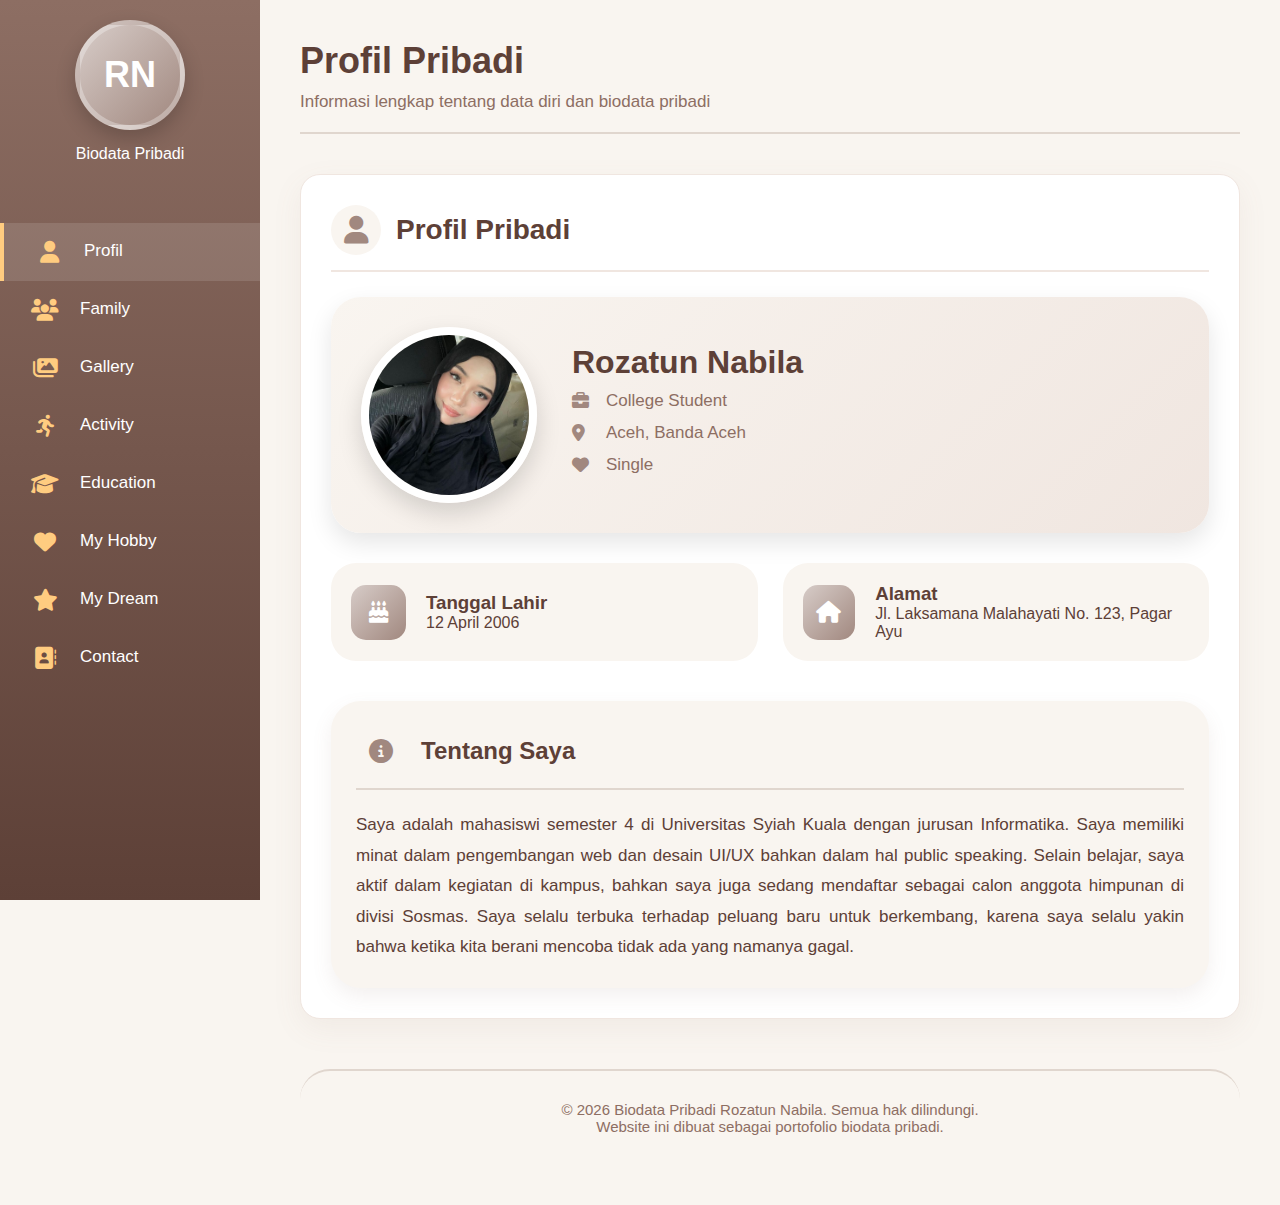
<file: index.html>
<!DOCTYPE html>
<html lang="id">
<head>
    <meta charset="UTF-8">
    <meta name="viewport" content="width=device-width, initial-scale=1.0">
    <title>Biodata Pribadi - Profil</title>
    <link rel="stylesheet" href="https://cdnjs.cloudflare.com/ajax/libs/font-awesome/6.4.0/css/all.min.css">
    <link rel="stylesheet" href="style.css">
</head>
<body>
    <!-- Sidebar -->
    <nav class="sidebar">
        <div class="logo">
            <div class="logo-img">RN</div>
            <div class="logo-text">Biodata Pribadi</div>
        </div>
        
        <ul class="nav-menu">
            <li class="nav-item">
                <a href="index.html" class="nav-link active">
                    <i class="nav-icon fas fa-user"></i>
                    <span class="nav-text">Profil</span>
                </a>
            </li>
            <li class="nav-item">
                <a href="family.html" class="nav-link">
                    <i class="nav-icon fas fa-users"></i>
                    <span class="nav-text">Family</span>
                </a>
            </li>
            <li class="nav-item">
                <a href="gallery.html" class="nav-link">
                    <i class="nav-icon fas fa-images"></i>
                    <span class="nav-text">Gallery</span>
                </a>
            </li>
            <li class="nav-item">
                <a href="activities.html" class="nav-link">
                    <i class="nav-icon fas fa-running"></i>
                    <span class="nav-text">Activity</span>
                </a>
            </li>
            <li class="nav-item">
                <a href="education.html" class="nav-link">
                    <i class="nav-icon fas fa-graduation-cap"></i>
                    <span class="nav-text">Education</span>
                </a>
            </li>
            <li class="nav-item">
                <a href="hobby.html" class="nav-link">
                    <i class="nav-icon fas fa-heart"></i>
                    <span class="nav-text">My Hobby</span>
                </a>
            </li>
            <li class="nav-item">
                <a href="dreams.html" class="nav-link">
                    <i class="nav-icon fas fa-star"></i>
                    <span class="nav-text">My Dream</span>
                </a>
            </li>
            <li class="nav-item">
                <a href="contact.html" class="nav-link">
                    <i class="nav-icon fas fa-address-book"></i>
                    <span class="nav-text">Contact</span>
                </a>
            </li>
        </ul>
    </nav>

    <!-- Main  -->
    <main class="main-content">
        <div class="header">
            <h1>Profil Pribadi</h1>
            <p>Informasi lengkap tentang data diri dan biodata pribadi</p>
        </div>

        <!-- Profile  -->
        <section class="content-section">
            <h2 class="section-title"><i class="fas fa-user"></i> Profil Pribadi</h2>
            
            <div class="profile-header">
                <img src="images/RN.jpg" alt="Foto Profil" class="profile-img">
                <div class="profile-info">
                    <h2>Rozatun Nabila</h2>
                    <p><i class="fas fa-briefcase"></i> College Student</p>
                    <p><i class="fas fa-map-marker-alt"></i> Aceh, Banda Aceh</p>
                    <p><i class="fas fa-heart"></i> Single</p>
                </div>
            </div>
            
            <div class="info-grid">
                <div class="info-item">
                    <div class="info-icon">
                        <i class="fas fa-birthday-cake"></i>
                    </div>
                    <div class="info-content">
                        <h3>Tanggal Lahir</h3>
                        <p>12 April 2006</p>
                    </div>
                </div>
    
                <div class="info-item">
                    <div class="info-icon">
                        <i class="fas fa-home"></i>
                    </div>
                    <div class="info-content">
                        <h3>Alamat</h3>
                        <p>Jl. Laksamana Malahayati No. 123, Pagar Ayu</p>
                    </div>
                </div>
            </div>

            <div class="about-me">
                <h3><i class="fas fa-info-circle"></i> Tentang Saya</h3>
                <p>
                    Saya adalah mahasiswi semester 4 di Universitas Syiah Kuala dengan jurusan  Informatika. 
                    Saya memiliki minat dalam pengembangan web dan desain UI/UX bahkan dalam hal public speaking. Selain belajar, saya aktif 
                    dalam kegiatan di kampus, bahkan saya juga sedang mendaftar sebagai calon anggota himpunan di divisi Sosmas. 
                    Saya selalu terbuka terhadap peluang baru untuk berkembang, karena saya selalu yakin bahwa ketika kita berani mencoba
                    tidak ada yang namanya gagal.
                    
                </p>
            </div>
        </section>

        <footer class="footer">
            <p>&copy; 2026 Biodata Pribadi Rozatun Nabila. Semua hak dilindungi.</p>
            <p>Website ini dibuat sebagai portofolio biodata pribadi.</p>
        </footer>
    </main>
</body>

</html>
</file>
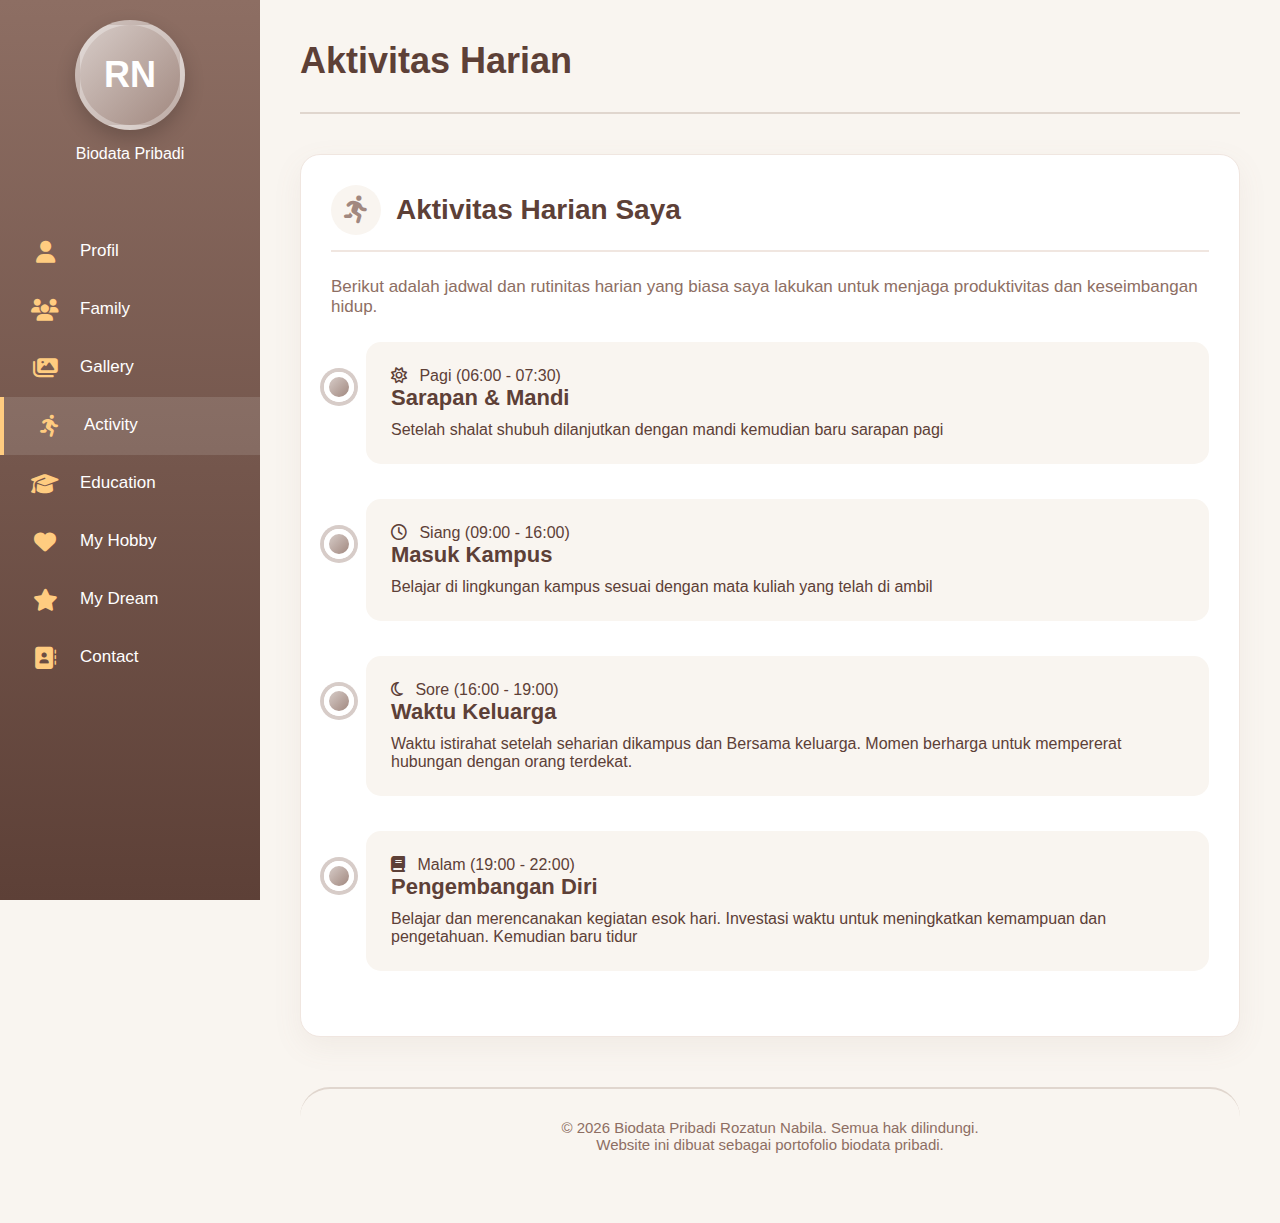
<file: activities.html>
<!DOCTYPE html>
<html lang="id">
<head>
    <meta charset="UTF-8">
    <meta name="viewport" content="width=device-width, initial-scale=1.0">
    <title>Biodata Pribadi - Aktivitas</title>
    <link rel="stylesheet" href="https://cdnjs.cloudflare.com/ajax/libs/font-awesome/6.4.0/css/all.min.css">
    <link rel="stylesheet" href="style.css">
</head>
<body>
    <!-- Sidebar -->
    <nav class="sidebar">
        <div class="logo">
            <div class="logo-img">RN</div>
            <div class="logo-text">Biodata Pribadi</div>
        </div>
        
        <ul class="nav-menu">
            <li class="nav-item">
                <a href="index.html" class="nav-link ">
                    <i class="nav-icon fas fa-user"></i>
                    <span class="nav-text">Profil</span>
                </a>
            </li>
            <li class="nav-item">
                <a href="family.html" class="nav-link">
                    <i class="nav-icon fas fa-users"></i>
                    <span class="nav-text">Family</span>
                </a>
            </li>
            <li class="nav-item">
                <a href="gallery.html" class="nav-link">
                    <i class="nav-icon fas fa-images"></i>
                    <span class="nav-text">Gallery</span>
                </a>
            </li>
            <li class="nav-item">
                <a href="activities.html" class="nav-link active">
                    <i class="nav-icon fas fa-running"></i>
                    <span class="nav-text">Activity</span>
                </a>
            </li>
            <li class="nav-item">
                <a href="education.html" class="nav-link">
                    <i class="nav-icon fas fa-graduation-cap"></i>
                    <span class="nav-text">Education</span>
                </a>
            </li>
            <li class="nav-item">
                <a href="hobby.html" class="nav-link">
                    <i class="nav-icon fas fa-heart"></i>
                    <span class="nav-text">My Hobby</span>
                </a>
            </li>
            <li class="nav-item">
                <a href="dreams.html" class="nav-link">
                    <i class="nav-icon fas fa-star"></i>
                    <span class="nav-text">My Dream</span>
                </a>
            </li>
            <li class="nav-item">
                <a href="contact.html" class="nav-link">
                    <i class="nav-icon fas fa-address-book"></i>
                    <span class="nav-text">Contact</span>
                </a>
            </li>
        </ul>
    </nav>

    <!-- Main -->
    <main class="main-content">
        <div class="header">
            <h1>Aktivitas Harian</h1>
        </div>

        <!-- Activities -->
        <section class="content-section">
            <h2 class="section-title"><i class="fas fa-running"></i> Aktivitas Harian Saya</h2>
            <p style="color: #8d6e63; margin-bottom: 25px; font-size: 17px;">Berikut adalah jadwal dan rutinitas harian yang biasa saya lakukan untuk menjaga produktivitas dan keseimbangan hidup.</p>
            
            <div class="activity-timeline">
                <div class="activity-item">
                    <div class="activity-date"><i class="far fa-sun"></i> Pagi (06:00 - 07:30)</div>
                    <h3>Sarapan & Mandi</h3>
                    <p>Setelah shalat shubuh dilanjutkan dengan mandi kemudian baru sarapan pagi</p>
                </div>
                
                <div class="activity-item">
                    <div class="activity-date"><i class="far fa-clock"></i> Siang (09:00 - 16:00)</div>
                    <h3>Masuk Kampus</h3>
                    <p>Belajar di lingkungan kampus sesuai dengan mata kuliah yang telah di ambil</p>
                </div>
                
                <div class="activity-item">
                    <div class="activity-date"><i class="far fa-moon"></i> Sore (16:00 - 19:00)</div>
                    <h3>Waktu Keluarga</h3>
                    <p> Waktu istirahat setelah seharian dikampus dan Bersama keluarga. Momen berharga untuk mempererat hubungan dengan orang terdekat.</p>
                </div>
                
                <div class="activity-item">
                    <div class="activity-date"><i class="fas fa-book"></i> Malam (19:00 - 22:00)</div>
                    <h3>Pengembangan Diri</h3>
                    <p>Belajar dan merencanakan kegiatan esok hari. Investasi waktu untuk meningkatkan kemampuan dan pengetahuan. Kemudian baru tidur</p>
                </div>
            </div>
        </section>

        <footer class="footer">
            <p>&copy; 2026 Biodata Pribadi Rozatun Nabila. Semua hak dilindungi.</p>
            <p>Website ini dibuat sebagai portofolio biodata pribadi.</p>
        </footer>
    </main>
</body>

</html>
</file>
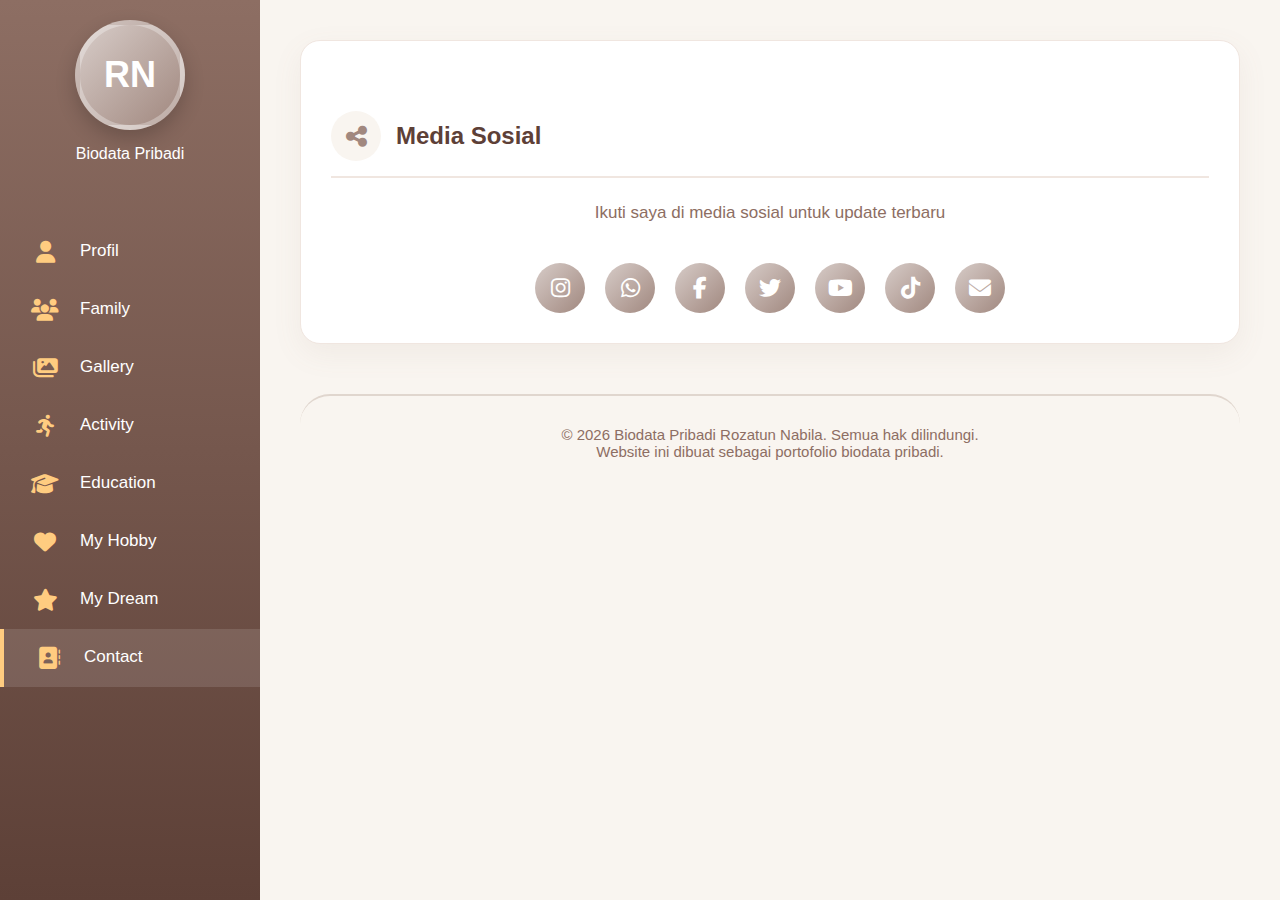
<file: contact.html>
<!DOCTYPE html>
<html lang="id">
<head>
    <meta charset="UTF-8">
    <meta name="viewport" content="width=device-width, initial-scale=1.0">
    <title>Biodata Pribadi - Kontak</title>
    <link rel="stylesheet" href="https://cdnjs.cloudflare.com/ajax/libs/font-awesome/6.4.0/css/all.min.css">
    <link rel="stylesheet" href="style.css">
</head>
<body>
    <!-- Sidebar -->
    <nav class="sidebar">
        <div class="logo">
            <div class="logo-img">RN</div>
            <div class="logo-text">Biodata Pribadi</div>
        </div>
        
        <ul class="nav-menu">
            <li class="nav-item">
                <a href="index.html" class="nav-link">
                    <i class="nav-icon fas fa-user"></i>
                    <span class="nav-text">Profil</span>
                </a>
            </li>
            <li class="nav-item">
                <a href="family.html" class="nav-link">
                    <i class="nav-icon fas fa-users"></i>
                    <span class="nav-text">Family</span>
                </a>
            </li>
            <li class="nav-item">
                <a href="gallery.html" class="nav-link">
                    <i class="nav-icon fas fa-images"></i>
                    <span class="nav-text">Gallery</span>
                </a>
            </li>
            <li class="nav-item">
                <a href="activities.html" class="nav-link">
                    <i class="nav-icon fas fa-running"></i>
                    <span class="nav-text">Activity</span>
                </a>
            </li>
            <li class="nav-item">
                <a href="education.html" class="nav-link ">
                    <i class="nav-icon fas fa-graduation-cap"></i>
                    <span class="nav-text">Education</span>
                </a>
            </li>
            <li class="nav-item">
                <a href="hobby.html" class="nav-link">
                    <i class="nav-icon fas fa-heart"></i>
                    <span class="nav-text">My Hobby</span>
                </a>
            </li>
            <li class="nav-item">
                <a href="dreams.html" class="nav-link">
                    <i class="nav-icon fas fa-star"></i>
                    <span class="nav-text">My Dream</span>
                </a>
            </li>
            <li class="nav-item">
                <a href="contact.html" class="nav-link active">
                    <i class="nav-icon fas fa-address-book"></i>
                    <span class="nav-text">Contact</span>
                </a>
            </li>
        </ul>
    </nav>

    <!-- Main Content -->
    <main class="main-content">

        <!-- Contact Section -->
        <section class="content-section">
            <!-- Social Media -->
            <div style="margin-top: 40px; text-align: center;">
                <h3 class="section-title" style="font-size: 24px; text-align: center;"><i class="fas fa-share-alt"></i> Media Sosial</h3>
                <p style="color: #8d6e63; margin-bottom: 25px; font-size: 17px; text-align: center;">Ikuti saya di media sosial untuk update terbaru</p>
                
                <div class="social-media">
                    <a href="https://www.instagram.com/daintyrose_bill" target="_blank" class="social-icon">
                        <i class="fab fa-instagram"></i>
                    </a>
                    <a href="https://wa.me/6285191769232" target="_blank" class="social-icon">
                        <i class="fab fa-whatsapp"></i>
                    </a>
                    <a href="https://www.facebook.com/profile.php?id=100070222700428" target="_blank" class="social-icon">
                        <i class="fab fa-facebook-f"></i>
                    </a>
                    <a href="https://twitter.com/roztnnabila" target="_blank" class="social-icon">
                        <i class="fab fa-twitter"></i>
                    </a>
                    <a href="https://www.youtube.com/@roztnnabila" target="_blank" class="social-icon">
                        <i class="fab fa-youtube"></i>
                    </a>
                    <a href="https://www.tiktok.com/@roztnnabila" target="_blank" class="social-icon">
                        <i class="fab fa-tiktok"></i>
                    </a>
                    <a href="https://www.gmail.com/@nabilarozatun" target="_blank" class="social-icon">
                        <i class="fa fa-envelope"></i>
                    </a>
                </div>
            </div>
        </section>

        <footer class="footer">
            <p>&copy; 2026 Biodata Pribadi Rozatun Nabila. Semua hak dilindungi.</p>
            <p>Website ini dibuat sebagai portofolio biodata pribadi.</p>
        </footer>
    </main>
</body>
</html>
</file>
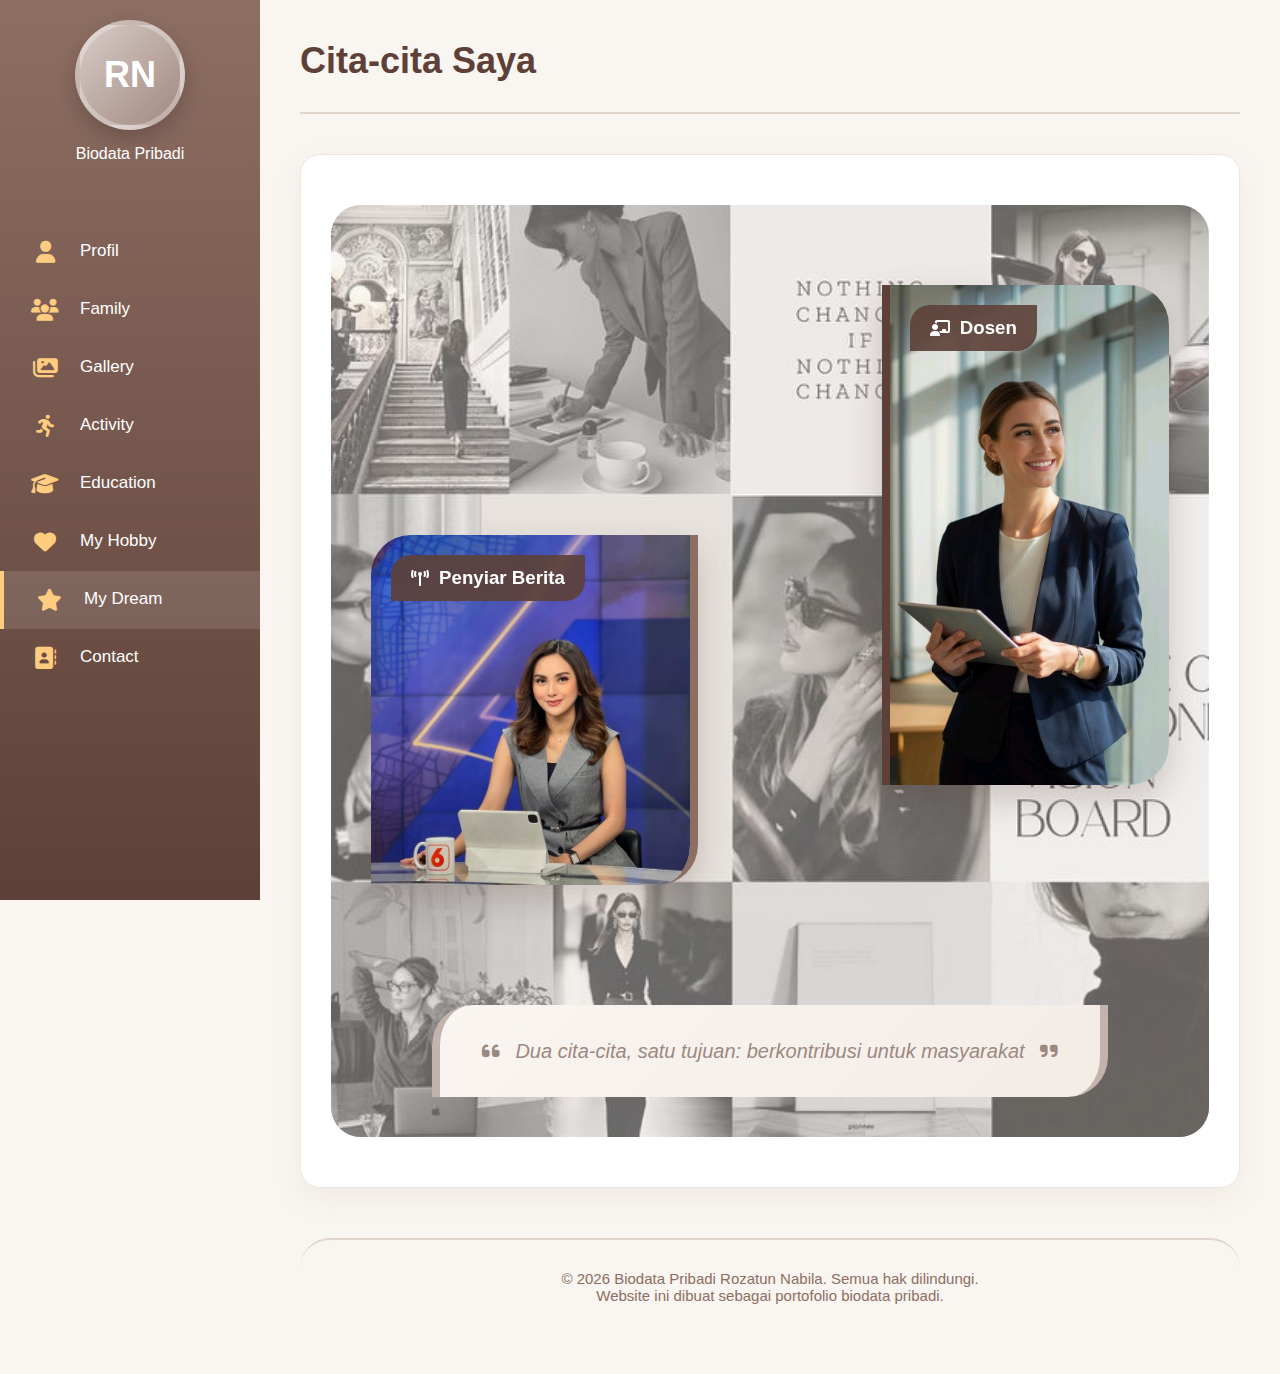
<file: dreams.html>
<!DOCTYPE html>
<html lang="id">
<head>
    <meta charset="UTF-8">
    <meta name="viewport" content="width=device-width, initial-scale=1.0">
    <title>Biodata Pribadi - Impian</title>
    <link rel="stylesheet" href="https://cdnjs.cloudflare.com/ajax/libs/font-awesome/6.4.0/css/all.min.css">
    <link rel="stylesheet" href="style.css">
</head>
<body>
    <!-- Sidebar -->
    <nav class="sidebar">
        <div class="logo">
            <div class="logo-img">RN</div>
            <div class="logo-text">Biodata Pribadi</div>
        </div>
        
        <ul class="nav-menu">
            <li class="nav-item">
                <a href="index.html" class="nav-link ">
                    <i class="nav-icon fas fa-user"></i>
                    <span class="nav-text">Profil</span>
                </a>
            </li>
            <li class="nav-item">
                <a href="family.html" class="nav-link">
                    <i class="nav-icon fas fa-users"></i>
                    <span class="nav-text">Family</span>
                </a>
            </li>
            <li class="nav-item">
                <a href="gallery.html" class="nav-link">
                    <i class="nav-icon fas fa-images"></i>
                    <span class="nav-text">Gallery</span>
                </a>
            </li>
            <li class="nav-item">
                <a href="activities.html" class="nav-link">
                    <i class="nav-icon fas fa-running"></i>
                    <span class="nav-text">Activity</span>
                </a>
            </li>
            <li class="nav-item">
                <a href="education.html" class="nav-link">
                    <i class="nav-icon fas fa-graduation-cap"></i>
                    <span class="nav-text">Education</span>
                </a>
            </li>
            <li class="nav-item">
                <a href="hobby.html" class="nav-link">
                    <i class="nav-icon fas fa-heart"></i>
                    <span class="nav-text">My Hobby</span>
                </a>
            </li>
            <li class="nav-item">
                <a href="dreams.html" class="nav-link active">
                    <i class="nav-icon fas fa-star"></i>
                    <span class="nav-text">My Dream</span>
                </a>
            </li>
            <li class="nav-item">
                <a href="contact.html" class="nav-link">
                    <i class="nav-icon fas fa-address-book"></i>
                    <span class="nav-text">Contact</span>
                </a>
            </li>
        </ul>
    </nav>

    <!-- Main  -->
    <main class="main-content">
        <div class="header">
            <h1>Cita-cita Saya</h1>
        </div>

        <!-- Main Dreams Section -->
        <section class="content-section simple-dreams">
            <div class="baground">
            <div class="dreams-visual">
                <!-- Gambar Dosen (kanan, vertikal panjang) -->
                <div class="dream-image-right">
                    <img src="images/dosen.jpg" alt="Menjadi Dosen">
                    <div class="dream-caption">
                        <i class="fas fa-chalkboard-teacher"></i>
                        <h3>Dosen</h3>
                    </div>
                </div>
                
                <!-- Gambar Penyiar (kiri bawah) -->
                <div class="dream-image-left">
                    <img src="images/penyiar.jpg" alt="Menjadi Penyiar Berita">
                    <div class="dream-caption">
                        <i class="fas fa-broadcast-tower"></i>
                        <h3>Penyiar Berita</h3>
                    </div>
                </div>
            </div>
            
            <!-- Pesan singkat di tengah -->
            <div class="dream-message">
                <p><i class="fas fa-quote-left"></i> Dua cita-cita, satu tujuan: berkontribusi untuk masyarakat <i class="fas fa-quote-right"></i></p>
            </div>
            </div>
        </section>

        <footer class="footer">
            <p>&copy; 2026 Biodata Pribadi Rozatun Nabila. Semua hak dilindungi.</p>
            <p>Website ini dibuat sebagai portofolio biodata pribadi.</p>
        </footer>
    </main>
</body>

</html>
</file>
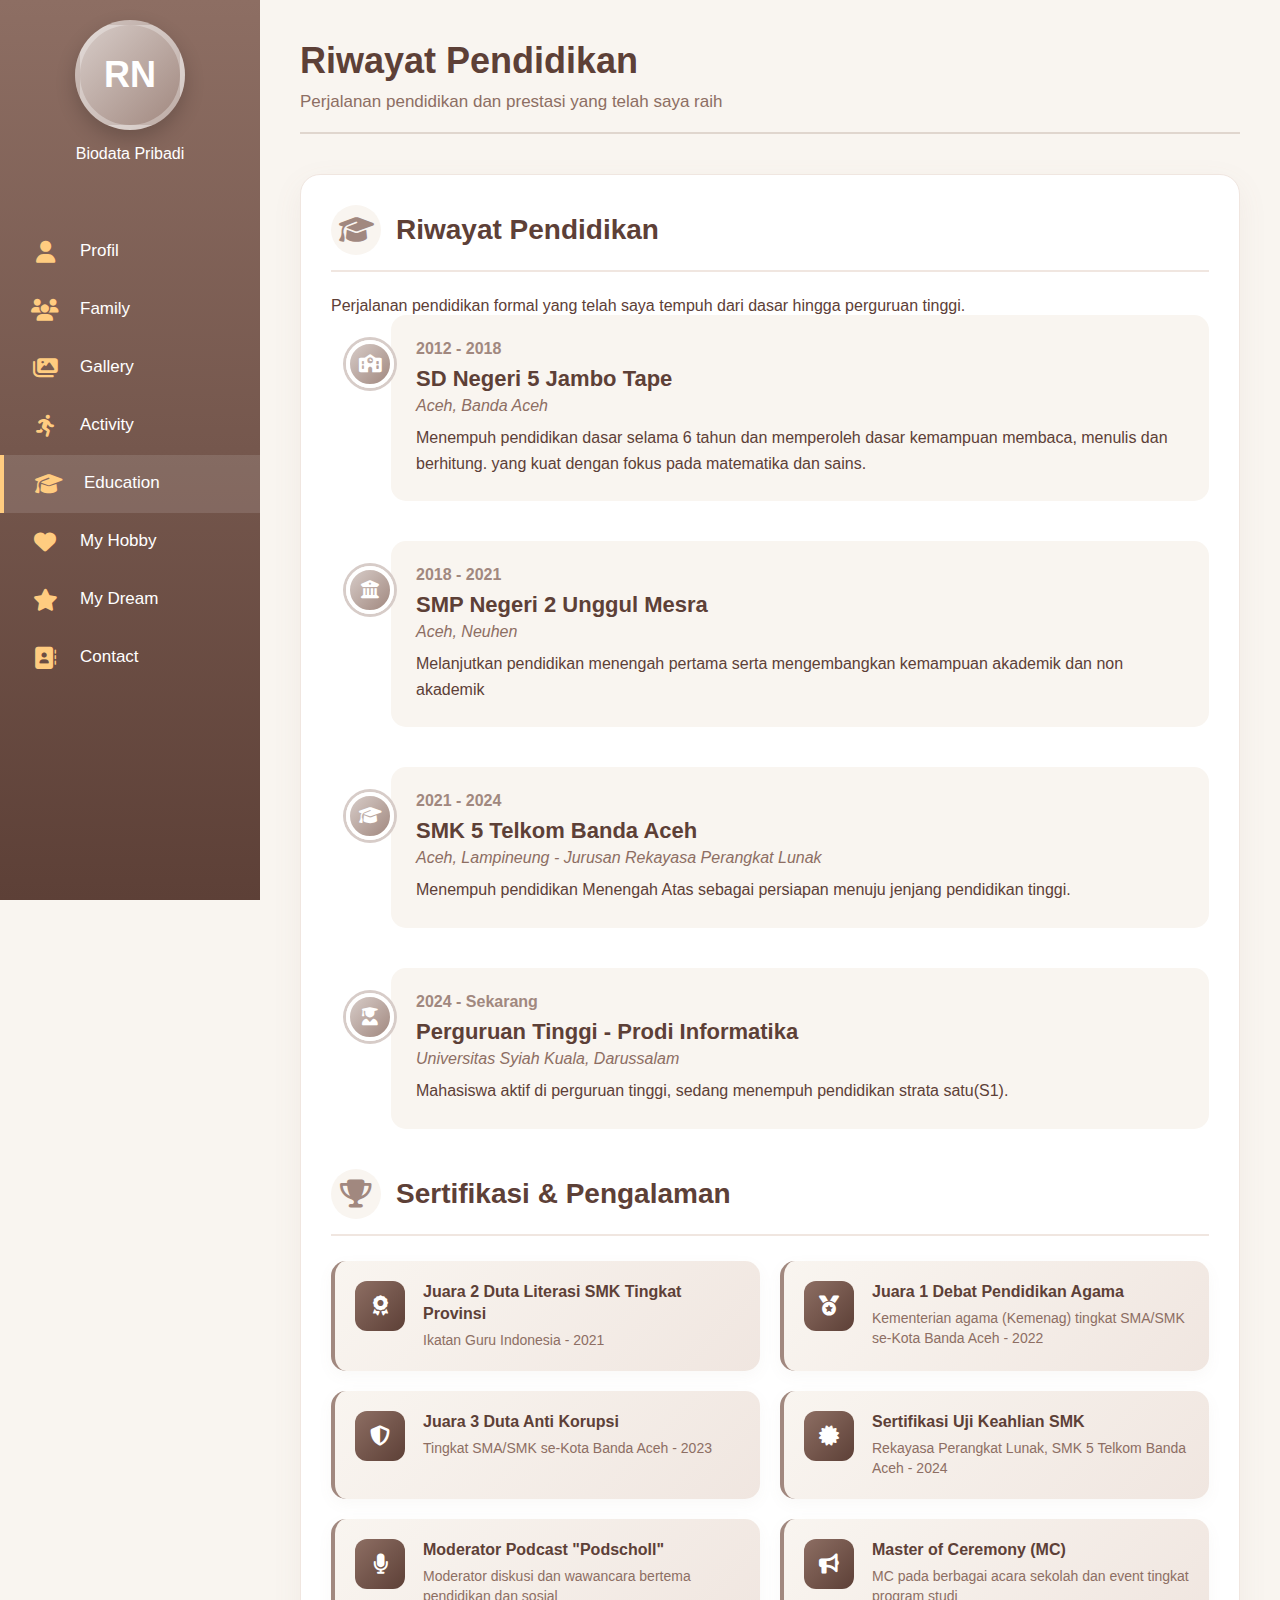
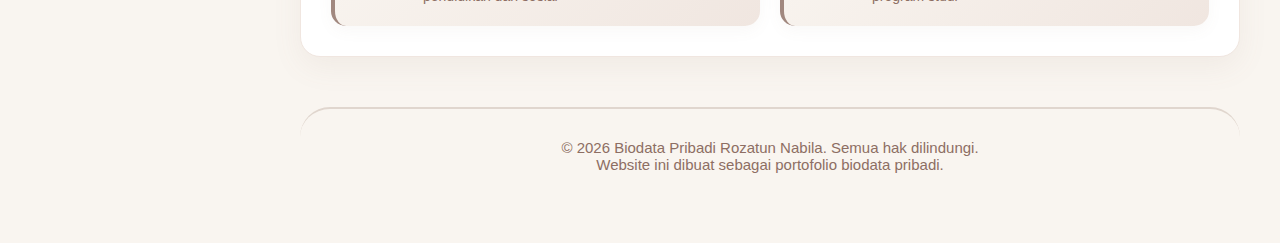
<file: education.html>
<!DOCTYPE html>
<html lang="id">
<head>
    <meta charset="UTF-8">
    <meta name="viewport" content="width=device-width, initial-scale=1.0">
    <title>Biodata Pribadi - Pendidikan</title>
    <link rel="stylesheet" href="https://cdnjs.cloudflare.com/ajax/libs/font-awesome/6.4.0/css/all.min.css">
    <link rel="stylesheet" href="style.css">
</head>
<body>
    <!-- Sidebar -->
    <nav class="sidebar">
        <div class="logo">
            <div class="logo-img">RN</div>
            <div class="logo-text">Biodata Pribadi</div>
        </div>
        
        <ul class="nav-menu">
            <li class="nav-item">
                <a href="index.html" class="nav-link">
                    <i class="nav-icon fas fa-user"></i>
                    <span class="nav-text">Profil</span>
                </a>
            </li>
            <li class="nav-item">
                <a href="family.html" class="nav-link">
                    <i class="nav-icon fas fa-users"></i>
                    <span class="nav-text">Family</span>
                </a>
            </li>
            <li class="nav-item">
                <a href="gallery.html" class="nav-link">
                    <i class="nav-icon fas fa-images"></i>
                    <span class="nav-text">Gallery</span>
                </a>
            </li>
            <li class="nav-item">
                <a href="activities.html" class="nav-link">
                    <i class="nav-icon fas fa-running"></i>
                    <span class="nav-text">Activity</span>
                </a>
            </li>
            <li class="nav-item">
                <a href="education.html" class="nav-link active">
                    <i class="nav-icon fas fa-graduation-cap"></i>
                    <span class="nav-text">Education</span>
                </a>
            </li>
            <li class="nav-item">
                <a href="hobby.html" class="nav-link">
                    <i class="nav-icon fas fa-heart"></i>
                    <span class="nav-text">My Hobby</span>
                </a>
            </li>
            <li class="nav-item">
                <a href="dreams.html" class="nav-link">
                    <i class="nav-icon fas fa-star"></i>
                    <span class="nav-text">My Dream</span>
                </a>
            </li>
            <li class="nav-item">
                <a href="contact.html" class="nav-link">
                    <i class="nav-icon fas fa-address-book"></i>
                    <span class="nav-text">Contact</span>
                </a>
            </li>
        </ul>
    </nav>

    <!-- Main  -->
    <main class="main-content">
        <div class="header">
            <h1>Riwayat Pendidikan</h1>
            <p>Perjalanan pendidikan dan prestasi yang telah saya raih</p>
        </div>

        <!-- Education  -->
        <section class="content-section">
            <h2 class="section-title"><i class="fas fa-graduation-cap"></i> Riwayat Pendidikan</h2>
            <p class="section-description">Perjalanan pendidikan formal yang telah saya tempuh dari dasar hingga perguruan tinggi.</p>
            
            <div class="education-timeline">
                <div class="education-item">
                    <div class="education-date">2012 - 2018</div>
                    <div class="education-icon">
                        <i class="fas fa-school"></i>
                    </div>
                    <div class="education-content">
                        <h3>SD Negeri 5 Jambo Tape</h3>
                        <p class="education-location">Aceh, Banda Aceh</p>
                        <p class="education-desc">Menempuh pendidikan dasar selama 6 tahun dan memperoleh dasar kemampuan membaca, menulis dan berhitung. yang kuat dengan fokus pada matematika dan sains.</p>
                    </div>
                </div>
                
                <div class="education-item">
                    <div class="education-date">2018 - 2021</div>
                    <div class="education-icon">
                        <i class="fas fa-university"></i>
                    </div>
                    <div class="education-content">
                        <h3>SMP Negeri 2 Unggul Mesra</h3>
                        <p class="education-location">Aceh, Neuhen</p>
                        <p class="education-desc">Melanjutkan pendidikan menengah pertama serta mengembangkan kemampuan akademik dan non akademik</p>
                    </div>
                </div>
                
                <div class="education-item">
                    <div class="education-date">2021 - 2024</div>
                    <div class="education-icon">
                        <i class="fas fa-graduation-cap"></i>
                    </div>
                    <div class="education-content">
                        <h3>SMK 5 Telkom Banda Aceh</h3>
                        <p class="education-location">Aceh, Lampineung - Jurusan Rekayasa Perangkat Lunak</p>
                        <p class="education-desc">Menempuh pendidikan Menengah Atas sebagai persiapan menuju jenjang pendidikan tinggi.</p>
                    </div>
                </div>
                
                <div class="education-item">
                    <div class="education-date">2024 - Sekarang</div>
                    <div class="education-icon">
                        <i class="fas fa-user-graduate"></i>
                    </div>
                    <div class="education-content">
                        <h3>Perguruan Tinggi - Prodi Informatika</h3>
                        <p class="education-location">Universitas Syiah Kuala, Darussalam</p>
                        <p class="education-desc">Mahasiswa aktif di perguruan tinggi, sedang menempuh pendidikan strata satu(S1).</p>
                    </div>
                </div>
            </div>

            <div class="achievement-section">
                <h3 class="section-title achievement-title"><i class="fas fa-trophy"></i> Sertifikasi & Pengalaman</h3>
                <div class="certification-grid">
                    <div class="certification-item">
                        <div class="certification-icon">
                            <i class="fas fa-award"></i>
                        </div>
                        <div class="certification-content">
                            <h4>Juara 2 Duta Literasi SMK Tingkat Provinsi</h4>
                            <p>Ikatan Guru Indonesia - 2021</p>
                        </div>
                    </div>
                    
                    <div class="certification-item">
                        <div class="certification-icon">
                            <i class="fas fa-medal"></i>
                        </div>
                        <div class="certification-content">
                            <h4>Juara 1 Debat Pendidikan Agama</h4>
                            <p>Kementerian agama (Kemenag) tingkat SMA/SMK se-Kota Banda Aceh - 2022</p>
                        </div>
                    </div>
                    
                    <div class="certification-item">
                        <div class="certification-icon">
                            <i class="fas fa-shield-alt"></i>
                        </div>
                        <div class="certification-content">
                            <h4>Juara 3 Duta Anti Korupsi</h4>
                            <p>Tingkat SMA/SMK se-Kota Banda Aceh - 2023</p>
                        </div>
                    </div>
            
                    <div class="certification-item">
                        <div class="certification-icon">
                            <i class="fas fa-certificate"></i>
                        </div>
                        <div class="certification-content">
                            <h4>Sertifikasi Uji Keahlian SMK</h4>
                            <p>Rekayasa Perangkat Lunak, SMK 5 Telkom Banda Aceh - 2024</p>
                        </div>
                    </div>
            
                    <div class="certification-item">
                        <div class="certification-icon">
                            <i class="fas fa-microphone"></i>
                        </div>
                        <div class="certification-content">
                            <h4>Moderator Podcast "Podscholl"</h4>
                            <p>Moderator diskusi dan wawancara bertema pendidikan dan sosial</p>
                        </div>
                    </div>
            
                    <div class="certification-item">
                        <div class="certification-icon">
                            <i class="fas fa-bullhorn"></i>
                        </div>
                        <div class="certification-content">
                            <h4>Master of Ceremony (MC)</h4>
                            <p>MC pada berbagai acara sekolah dan event tingkat program studi</p>
                        </div>
                    </div>
                </div>
            </div>
        </section>

        <footer class="footer">
            <p>&copy; 2026 Biodata Pribadi Rozatun Nabila. Semua hak dilindungi.</p>
            <p>Website ini dibuat sebagai portofolio biodata pribadi.</p>
        </footer>
    </main>
</body>

</html>
</file>
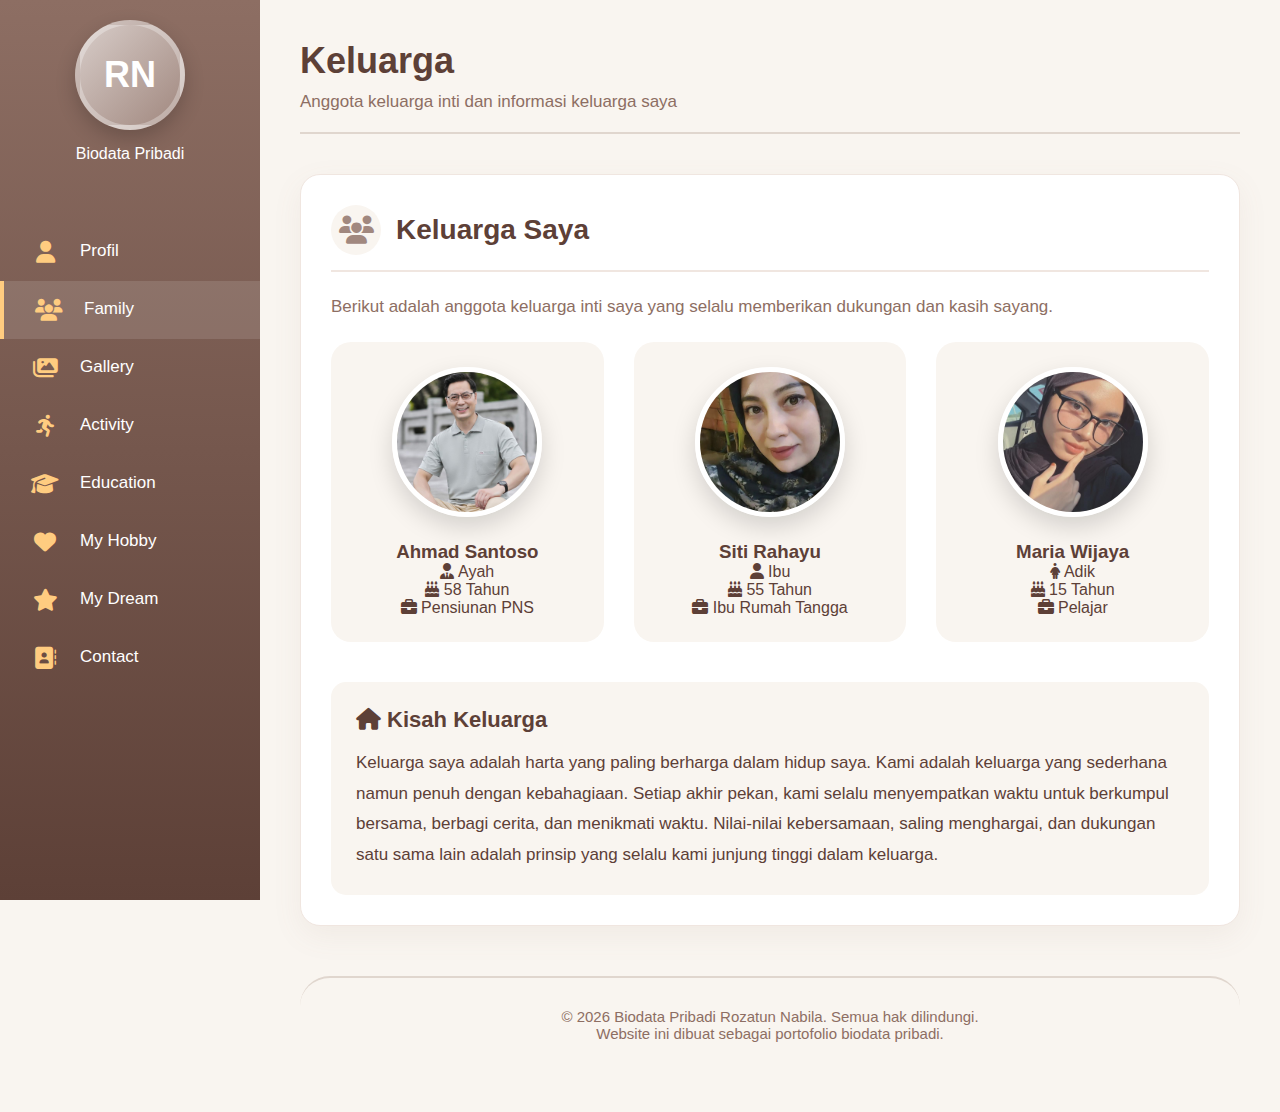
<file: family.html>
<!DOCTYPE html>
<html lang="id">
<head>
    <meta charset="UTF-8">
    <meta name="viewport" content="width=device-width, initial-scale=1.0">
    <title>Biodata Pribadi - Keluarga</title>
    <link rel="stylesheet" href="https://cdnjs.cloudflare.com/ajax/libs/font-awesome/6.4.0/css/all.min.css">
    <link rel="stylesheet" href="style.css">
</head>
<body>
    <!-- Sidebar -->
    <nav class="sidebar">
        <div class="logo">
            <div class="logo-img">RN</div>
            <div class="logo-text">Biodata Pribadi</div>
        </div>
        
        <ul class="nav-menu">
            <li class="nav-item">
                <a href="index.html" class="nav-link">
                    <i class="nav-icon fas fa-user"></i>
                    <span class="nav-text">Profil</span>
                </a>
            </li>
            <li class="nav-item">
                <a href="family.html" class="nav-link active">
                    <i class="nav-icon fas fa-users"></i>
                    <span class="nav-text">Family</span>
                </a>
            </li>
            <li class="nav-item">
                <a href="gallery.html" class="nav-link">
                    <i class="nav-icon fas fa-images"></i>
                    <span class="nav-text">Gallery</span>
                </a>
            </li>
            <li class="nav-item">
                <a href="activities.html" class="nav-link">
                    <i class="nav-icon fas fa-running"></i>
                    <span class="nav-text">Activity</span>
                </a>
            </li>
            <li class="nav-item">
                <a href="education.html" class="nav-link">
                    <i class="nav-icon fas fa-graduation-cap"></i>
                    <span class="nav-text">Education</span>
                </a>
            </li>
            <li class="nav-item">
                <a href="hobby.html" class="nav-link">
                    <i class="nav-icon fas fa-heart"></i>
                    <span class="nav-text">My Hobby</span>
                </a>
            </li>
            <li class="nav-item">
                <a href="dreams.html" class="nav-link">
                    <i class="nav-icon fas fa-star"></i>
                    <span class="nav-text">My Dream</span>
                </a>
            </li>
            <li class="nav-item">
                <a href="contact.html" class="nav-link">
                    <i class="nav-icon fas fa-address-book"></i>
                    <span class="nav-text">Contact</span>
                </a>
            </li>
        </ul>
    </nav>

    <!-- Main Content -->
    <main class="main-content">
        <div class="header">
            <h1>Keluarga</h1>
            <p>Anggota keluarga inti dan informasi keluarga saya</p>
        </div>

        <!-- Family Section -->
        <section class="content-section">
            <h2 class="section-title"><i class="fas fa-users"></i> Keluarga Saya</h2>
            <p style="color: #8d6e63; margin-bottom: 25px; font-size: 17px;">Berikut adalah anggota keluarga inti saya yang selalu memberikan dukungan dan kasih sayang.</p>
            
            <div class="family-grid">
                <div class="family-member">
                    <img src="images/father.jpg" alt="Ayah" class="member-img">
                    <h3>Ahmad Santoso</h3>
                    <p><i class="fas fa-user-tie"></i> Ayah</p>
                    <p><i class="fas fa-birthday-cake"></i> 58 Tahun</p>
                    <p><i class="fas fa-briefcase"></i> Pensiunan PNS</p>
                </div>
                
                <div class="family-member">
                    <img src="images/mother.jpg" alt="Ibu" class="member-img">
                    <h3>Siti Rahayu</h3>
                    <p><i class="fas fa-user"></i> Ibu</p>
                    <p><i class="fas fa-birthday-cake"></i> 55 Tahun</p>
                    <p><i class="fas fa-briefcase"></i> Ibu Rumah Tangga</p>
                </div>
                
                <div class="family-member">
                    <img src="images/adik.jpg" alt="adik" class="member-img">
                    <h3>Maria Wijaya</h3>
                    <p><i class="fas fa-female"></i> Adik</p>
                    <p><i class="fas fa-birthday-cake"></i> 15 Tahun</p>
                    <p><i class="fas fa-briefcase"></i> Pelajar</p>
                </div>
                
            </div>

            <div style="margin-top: 40px; padding: 25px; background-color: #f9f5f0; border-radius: 15px;">
                <h3 style="color: #5d4037; margin-bottom: 15px; font-size: 22px;"><i class="fas fa-home"></i> Kisah Keluarga</h3>
                <p style="color: #5d4037; line-height: 1.8; font-size: 17px;">
                    Keluarga saya adalah harta yang paling berharga dalam hidup saya. Kami adalah keluarga yang sederhana namun penuh dengan kebahagiaan. 
                    Setiap akhir pekan, kami selalu menyempatkan waktu untuk berkumpul bersama, berbagi cerita, dan menikmati waktu. 
                    Nilai-nilai kebersamaan, saling menghargai, dan dukungan satu sama lain adalah prinsip yang selalu kami junjung tinggi dalam keluarga.
                </p>
            </div>
        </section>

        <footer class="footer">
            <p>&copy; 2026 Biodata Pribadi Rozatun Nabila. Semua hak dilindungi.</p>
            <p>Website ini dibuat sebagai portofolio biodata pribadi.</p>
        </footer>
    </main>
</body>
</html>
</file>
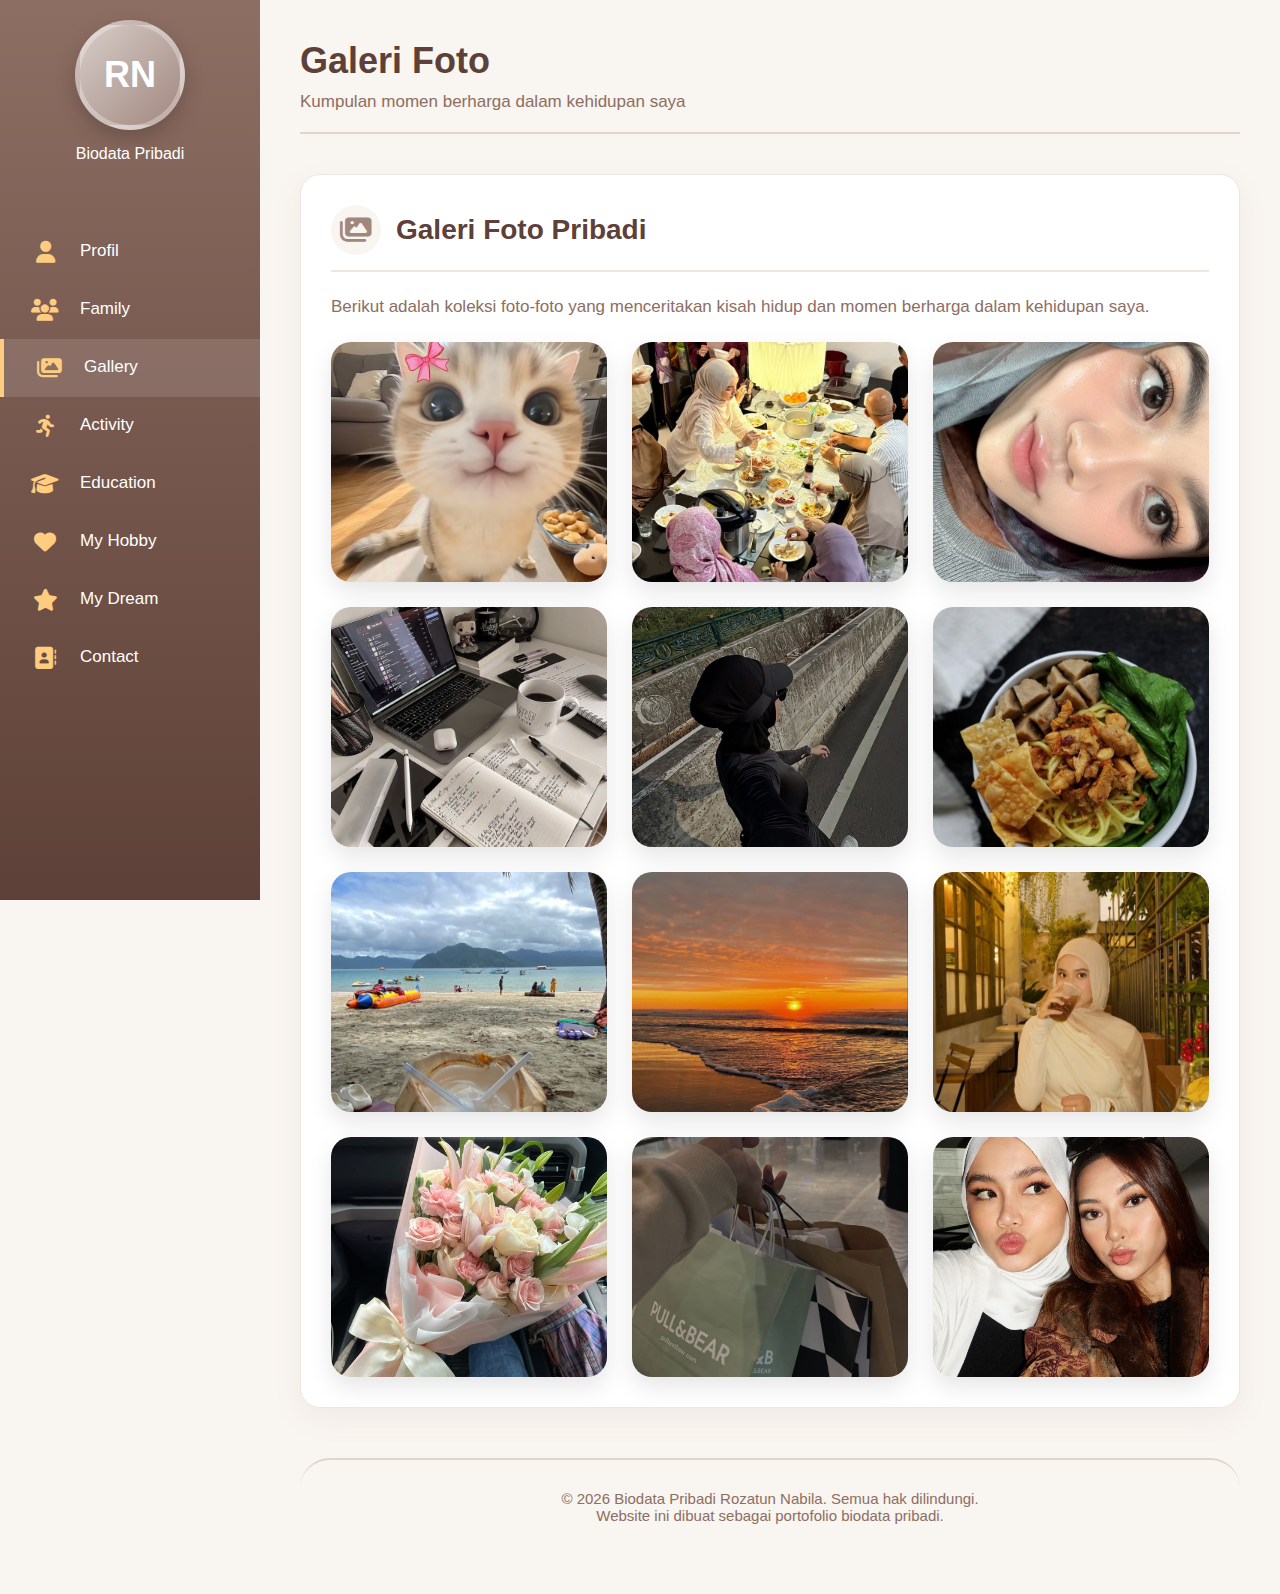
<file: gallery.html>
<!DOCTYPE html>
<html lang="id">
<head>
    <meta charset="UTF-8">
    <meta name="viewport" content="width=device-width, initial-scale=1.0">
    <title>Biodata Pribadi - Galeri</title>
    <link rel="stylesheet" href="https://cdnjs.cloudflare.com/ajax/libs/font-awesome/6.4.0/css/all.min.css">
    <link rel="stylesheet" href="style.css">
</head>
<body>
<!-- Sidebar -->
<nav class="sidebar">
    <div class="logo">
        <div class="logo-img">RN</div>
        <div class="logo-text">Biodata Pribadi</div>
    </div>
    
    <ul class="nav-menu">
        <li class="nav-item">
            <a href="index.html" class="nav-link">
                <i class="nav-icon fas fa-user"></i>
                <span class="nav-text">Profil</span>
            </a>
        </li>
        <li class="nav-item">
            <a href="family.html" class="nav-link">
                <i class="nav-icon fas fa-users"></i>
                <span class="nav-text">Family</span>
            </a>
        </li>
        <li class="nav-item">
            <a href="gallery.html" class="nav-link active">
                <i class="nav-icon fas fa-images"></i>
                <span class="nav-text">Gallery</span>
            </a>
        </li>
        <li class="nav-item">
            <a href="activities.html" class="nav-link">
                <i class="nav-icon fas fa-running"></i>
                <span class="nav-text">Activity</span>
            </a>
        </li>
        <li class="nav-item">
            <a href="education.html" class="nav-link">
                <i class="nav-icon fas fa-graduation-cap"></i>
                <span class="nav-text">Education</span>
            </a>
        </li>
        <li class="nav-item">
            <a href="hobby.html" class="nav-link">
                <i class="nav-icon fas fa-heart"></i>
                <span class="nav-text">My Hobby</span>
            </a>
        </li>
        <li class="nav-item">
            <a href="dreams.html" class="nav-link">
                <i class="nav-icon fas fa-star"></i>
                <span class="nav-text">My Dream</span>
            </a>
        </li>
        <li class="nav-item">
            <a href="contact.html" class="nav-link">
                <i class="nav-icon fas fa-address-book"></i>
                <span class="nav-text">Contact</span>
            </a>
        </li>
    </ul>
</nav>

    <!-- Main -->
    <main class="main-content">
        <div class="header">
            <h1>Galeri Foto</h1>
            <p>Kumpulan momen berharga dalam kehidupan saya</p>
        </div>

        <!-- Gallery  -->
        <section class="content-section">
            <h2 class="section-title"><i class="fas fa-images"></i> Galeri Foto Pribadi</h2>
            <p style="color: #8d6e63; margin-bottom: 25px; font-size: 17px;">Berikut adalah koleksi foto-foto yang menceritakan kisah hidup dan momen berharga dalam kehidupan saya.</p>
            
            <div class="gallery-grid">
                <div class="gallery-item">
                    <img src="images/kucing.jpg" alt="Hobi">
                    <div class="gallery-caption">Kucing Gemas</div>
                </div>
                
                <div class="gallery-item">
                    <img src="images/family.jpg" alt="Keluarga">
                    <div class="gallery-caption">Momen Keluarga</div>
                </div>
                
                <div class="gallery-item">
                    <img src="images/selfie.jpg" alt="selfie">
                    <div class="gallery-caption">selfie</div>
                </div>
                
                <div class="gallery-item">
                    <img src="images/belajar.jpg" alt="belajar">
                    <div class="gallery-caption">Saat Belajar</div>
                </div>
                
                <div class="gallery-item">
                    <img src="images/sport.jpg" alt="Olahraga">
                    <div class="gallery-caption">Olahraga Pagi</div>
                </div>
                
                <div class="gallery-item">
                    <img src="images/food.jpg" alt="Makanan">
                    <div class="gallery-caption">Makanan Favorit</div>
                </div>

                <div class="gallery-item">
                    <img src="images/liburan.jpg" alt="Liburan">
                    <div class="gallery-caption">Liburan</div>
                </div>

                <div class="gallery-item">
                    <img src="images/sunset.jpg" alt="sunset">
                    <div class="gallery-caption">sunset</div>
                </div>

                <div class="gallery-item">
                    <img src="images/foto.jpg" alt="foto">
                    <div class="gallery-caption">foto nongki</div>
                </div>

                <div class="gallery-item">
                    <img src="images/bunga.jpg" alt="bunga">
                    <div class="gallery-caption">Fresh Flower</div>
                </div>

                <div class="gallery-item">
                    <img src="images/shopping.jpg" alt="shopping">
                    <div class="gallery-caption">Shopping</div>
                </div>

                <div class="gallery-item">
                    <img src="images/friend.jpg" alt="Friend">
                    <div class="gallery-caption">My BestFriend</div>
                </div>
            </div>  
        </section>

        <footer class="footer">
            <p>&copy; 2026 Biodata Pribadi Rozatun Nabila. Semua hak dilindungi.</p>
            <p>Website ini dibuat sebagai portofolio biodata pribadi.</p>
        </footer>
    </main>
</body>

</html>
</file>
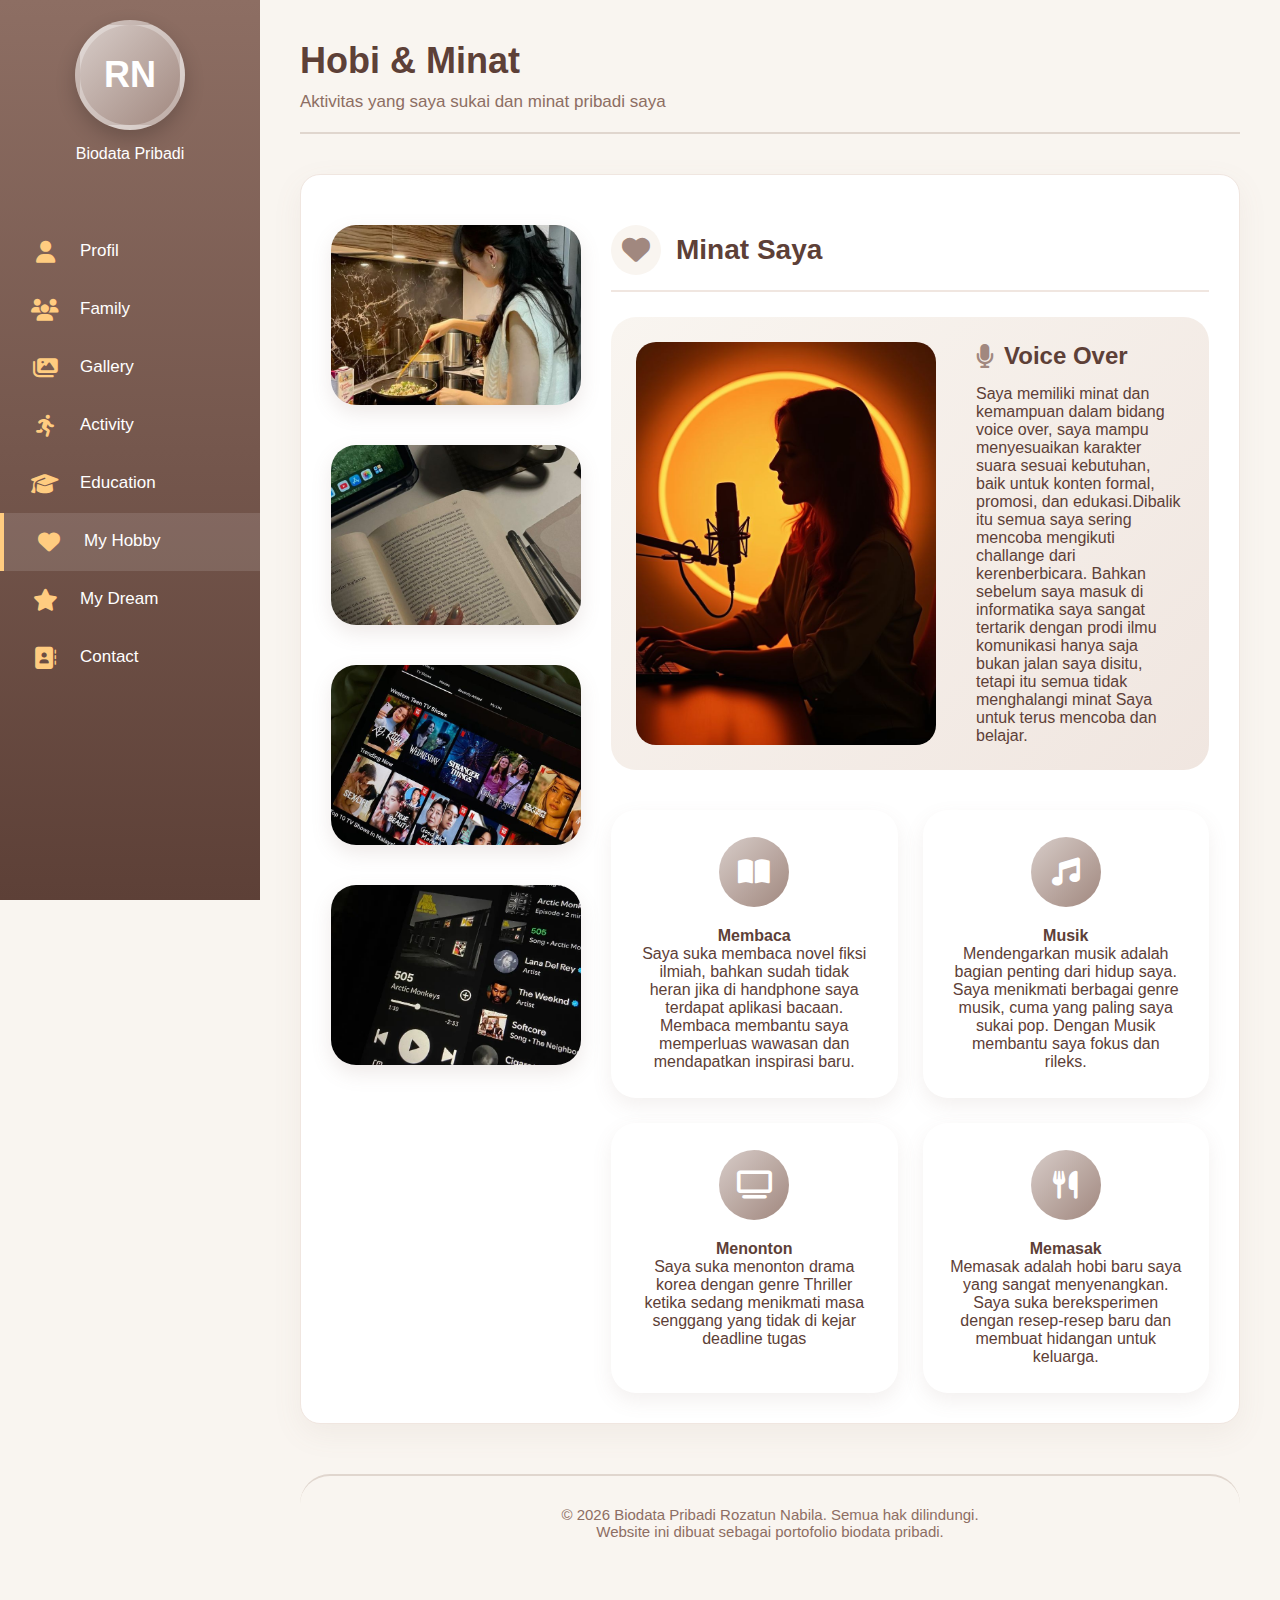
<file: hobby.html>
<!DOCTYPE html>
<html lang="id">
<head>
    <meta charset="UTF-8">
    <meta name="viewport" content="width=device-width, initial-scale=1.0">
    <title>Biodata Pribadi - Hobi & Minat</title>
    <link rel="stylesheet" href="https://cdnjs.cloudflare.com/ajax/libs/font-awesome/6.4.0/css/all.min.css">
    <link rel="stylesheet" href="style.css">
</head>
<body>
     <!-- Sidebar -->
     <nav class="sidebar">
        <div class="logo">
            <div class="logo-img">RN</div>
            <div class="logo-text">Biodata Pribadi</div>
        </div>
        
        <ul class="nav-menu">
            <li class="nav-item">
                <a href="index.html" class="nav-link">
                    <i class="nav-icon fas fa-user"></i>
                    <span class="nav-text">Profil</span>
                </a>
            </li>
            <li class="nav-item">
                <a href="family.html" class="nav-link">
                    <i class="nav-icon fas fa-users"></i>
                    <span class="nav-text">Family</span>
                </a>
            </li>
            <li class="nav-item">
                <a href="gallery.html" class="nav-link">
                    <i class="nav-icon fas fa-images"></i>
                    <span class="nav-text">Gallery</span>
                </a>
            </li>
            <li class="nav-item">
                <a href="activities.html" class="nav-link">
                    <i class="nav-icon fas fa-running"></i>
                    <span class="nav-text">Activity</span>
                </a>
            </li>
            <li class="nav-item">
                <a href="education.html" class="nav-link">
                    <i class="nav-icon fas fa-graduation-cap"></i>
                    <span class="nav-text">Education</span>
                </a>
            </li>
            <li class="nav-item">
                <a href="hobby.html" class="nav-link active">
                    <i class="nav-icon fas fa-heart"></i>
                    <span class="nav-text">My Hobby</span>
                </a>
            </li>
            <li class="nav-item">
                <a href="dreams.html" class="nav-link">
                    <i class="nav-icon fas fa-star"></i>
                    <span class="nav-text">My Dream</span>
                </a>
            </li>
            <li class="nav-item">
                <a href="contact.html" class="nav-link">
                    <i class="nav-icon fas fa-address-book"></i>
                    <span class="nav-text">Contact</span>
                </a>
            </li>
        </ul>
    </nav>

    <!-- Main  -->
    <main class="main-content">
        <div class="header">
            <h1>Hobi & Minat</h1>
            <p>Aktivitas yang saya sukai dan minat pribadi saya</p>
        </div>


        <!-- Main Hobby Section -->
        <section class="content-section">
            <div class="hobby-main-container">
                <!-- Left Content (Small Images) -->
                <div class="hobby-side-images">
                    <div class="side-image-card">
                        <img src="images/memasak.jpg" alt="memasak">
                        <div class="side-image-overlay">
                            <h4>Memasak</h4>
                        </div>
                    </div>
                    <div class="side-image-card">
                        <img src="images/membaca.jpg" alt="Membaca">
                        <div class="side-image-overlay">
                            <h4>Membaca</h4>
                        </div>
                    </div>
                    <div class="side-image-card">
                        <img src="images/menonton.jpg" alt="menonton">
                        <div class="side-image-overlay">
                            <h4>Menonton</h4>
                        </div>
                    </div>
                    <div class="side-image-card">
                        <img src="images/musik.jpg" alt="Musik">
                        <div class="side-image-overlay">
                            <h4>Musik</h4>
                        </div>
                    </div>
                </div>

                <!-- Right Content (Main Content) -->
                <div class="hobby-main-content">
                    <h2 class="section-title"><i class="fas fa-heart"></i> Minat Saya</h2>
                    
                    <div class="hobby-featured">
                        <div class="hobby-featured-image">
                            <img src="images/voiceover.jpg" alt="Hobi Utama">
                        </div>
                        <div class="hobby-featured-content">
                            <h3><i class="fas fa-microphone"></i> Voice Over</h3>
                            <p>Saya memiliki minat dan kemampuan dalam bidang voice over, saya mampu menyesuaikan karakter
                                suara sesuai kebutuhan, baik untuk konten formal, promosi, dan edukasi.Dibalik itu semua saya 
                                sering mencoba mengikuti challange dari kerenberbicara. Bahkan sebelum saya masuk di informatika saya sangat tertarik dengan
                                prodi ilmu komunikasi hanya saja bukan jalan saya disitu, tetapi itu semua tidak menghalangi minat Saya
                                untuk terus mencoba dan belajar.
                            </p>
                        </div>
                    </div>

                    <div class="hobby-grid">
                        <div class="hobby-card">
                            <div class="hobby-icon">
                                <i class="fas fa-book-open"></i>
                            </div>
                            <h4>Membaca</h4>
                            <p>Saya suka membaca novel fiksi ilmiah, bahkan sudah tidak heran jika di handphone saya terdapat aplikasi bacaan. Membaca membantu saya memperluas wawasan dan mendapatkan inspirasi baru.</p>
                        </div>

                        <div class="hobby-card">
                            <div class="hobby-icon">
                                <i class="fas fa-music"></i>
                            </div>
                            <h4>Musik</h4>
                            <p>Mendengarkan musik adalah bagian penting dari hidup saya. Saya menikmati berbagai genre musik, cuma yang paling saya sukai pop. Dengan Musik membantu saya fokus dan rileks.</p>
                        </div>

                        <div class="hobby-card">
                            <div class="hobby-icon">
                                <i class="fas fa-tv"></i>
                            </div>
                            <h4>Menonton</h4>
                            <p>Saya suka menonton drama korea dengan genre Thriller ketika sedang menikmati masa senggang yang tidak di kejar deadline tugas</p>
                        </div>

                        <div class="hobby-card">
                            <div class="hobby-icon">
                                <i class="fas fa-utensils "></i>
                            </div>
                            <h4>Memasak</h4>
                            <p>Memasak adalah hobi baru saya yang sangat menyenangkan. Saya suka bereksperimen dengan resep-resep baru dan membuat hidangan untuk keluarga.</p>
                        </div>
                    </div>
                </div>
            </div>
        </section>

        <footer class="footer">
            <p>&copy; 2026 Biodata Pribadi Rozatun Nabila. Semua hak dilindungi.</p>
            <p>Website ini dibuat sebagai portofolio biodata pribadi.</p>
        </footer>
    </main>
</body>

</html>
</file>
<file: style.css>
* {
    margin: 0;
    padding: 0;
    font-family: 'Segoe UI', Tahoma, Geneva, Verdana, sans-serif;
}

body {
    display: flex;
    background-color: #f9f5f0;
    color: #5d4037;
}

/* Sidebar */
.sidebar {
    width: 260px;
    background: linear-gradient(180deg, #8d6e63, #5d4037);
    color: white;
    position: fixed;
    height: 100vh;
    overflow-y: auto;
}

.logo {
    display: flex;
    flex-direction: column;
    align-items: center;
    margin-bottom: 40px;
    padding: 20px;
}

.logo-img {
    width: 100px;
    height: 100px;
    border-radius: 50%;
    background: linear-gradient(135deg, #d7ccc8, #a1887f);
    display: flex;
    align-items: center;
    justify-content: center;
    font-size: 36px;
    font-weight: bold;
    margin-bottom: 15px;
    border: 5px solid rgba(255, 255, 255, 0.3);
    box-shadow: 0 8px 20px rgba(0, 0, 0, 0.2);
}


.nav-link {
    padding: 18px 25px;
    display: flex;
    cursor: pointer;
    transition: all 0.3s ease;
    color: white;
    text-decoration: none;
}

.nav-link:hover {
    background-color: rgba(255, 255, 255, 0.08);
    border-left: 4px solid #ffcc80;
    transform: translateX(5px);
    color: white;
}

/* Highlight menu yang aktif */
.nav-link.active {
    background-color: rgba(255, 255, 255, 0.12);
    border-left: 4px solid #ffcc80;
}

.nav-icon {
    font-size: 22px;
    width: 40px;
    text-align: center;
    color: #ffcc80;
}

.nav-text {
    margin-left: 15px;
    font-size: 17px;
    font-weight: 500;
}

/* Main Content Styling */
.main-content {
    flex: 1;
    padding: 40px;
    margin-left: 260px;
    overflow-y: auto;
}

.header {
    margin-bottom: 40px;
    padding-bottom: 20px;
    border-bottom: 2px solid #e0d6ce;
}

.header h1 {
    color: #5d4037;
    font-size: 36px;
    margin-bottom: 10px;
    font-weight: 700;
}

.header p {
    color: #8d6e63;
    font-size: 17px;
    font-weight: 500;
}

.content-section {
    background-color: white;
    border-radius: 20px;
    padding: 30px;
    margin-bottom: 40px;
    box-shadow: 0 10px 30px rgba(141, 110, 99, 0.08);
    border: 1px solid #f0e6e0;
    transition: transform 0.3s ease, box-shadow 0.3s ease;
}

.content-section:hover {
    box-shadow: 0 15px 35px rgba(141, 110, 99, 0.15);
}

.section-title {
    color: #5d4037;
    font-size: 28px;
    margin-bottom: 25px;
    padding-bottom: 15px;
    border-bottom: 2px solid #f0e6e0;
    display: flex;
    align-items: center;
}

.section-title i {
    margin-right: 15px;
    color: #a1887f;
    background-color: #f9f5f0;
    width: 50px;
    height: 50px;
    border-radius: 50%;
    display: flex;
    align-items: center;
    justify-content: center;
}



.profile-info h2 {
    font-size: 32px;
    color: #5d4037;
    margin-bottom: 8px;
    font-weight: 700;
}

.profile-info p {
    color: #8d6e63;
    margin-bottom: 12px;
    font-size: 17px;
    display: flex;
    align-items: center;
}

.profile-info p i {
    margin-right: 10px;
    color: #a1887f;
    width: 24px;
}

.info-grid {
    display: grid;
    grid-template-columns: repeat(auto-fill, minmax(320px, 1fr));
    gap: 25px;
    margin-top: 25px;
}


/* Family  */
.family-grid {
    display: grid;
    grid-template-columns: repeat(auto-fill, minmax(270px, 1fr));
    gap: 30px;
}

.family-member {
    text-align: center;
    padding: 25px;
    border-radius: 20px;
    background-color: #f9f5f0;
    transition: all 0.4s ease;
    position: relative;
    overflow: hidden;
}

.family-member:hover {
    transform: translateY(-12px);
    box-shadow: 0 20px 40px rgba(141, 110, 99, 0.2);
    background-color: white;
}

.member-img {
    width: 140px;
    height: 140px;
    border-radius: 50%;
    object-fit: cover;
    margin-bottom: 20px;
    border: 5px solid white;
    box-shadow: 0 10px 25px rgba(0, 0, 0, 0.15);
    transition: transform 0.3s ease;
}

/* Gallery  */
.gallery-grid {
    display: grid;
    grid-template-columns: repeat(auto-fill, minmax(220px, 1fr));
    gap: 25px;
}

.gallery-item {
    border-radius: 20px;
    overflow: hidden;
    height: 240px;
    position: relative;
    box-shadow: 0 10px 25px rgba(0, 0, 0, 0.1);
    transition: all 0.4s ease;
}

.gallery-item:hover {
    transform: translateY(-10px) scale(1.03);
    box-shadow: 0 25px 50px rgba(0, 0, 0, 0.2);
}

.gallery-item img {
    width: 100%;
    height: 100%;
    object-fit: cover;
    transition: transform 0.6s ease;
}

.gallery-caption {
    position: absolute;
    bottom: 0;
    left: 0;
    right: 0;
    background: rgba(93, 64, 55, 0.8);
    color: white;
    padding: 10px;
    text-align: center;
    opacity: 0;
    transition: opacity 0.3s ease;
}

.gallery-item:hover .gallery-caption {
    opacity: 1;
}

/* Activities  */
.activity-timeline {
    position: relative;
    padding-left: 35px;
}

.activity-item {
    margin-bottom: 35px;
    position: relative;
    padding: 25px;
    background-color: #f9f5f0;
    border-radius: 15px;
    transition: all 0.3s ease;
}

.activity-item:hover {
    transform: translateX(10px);
    box-shadow: 0 15px 30px rgba(141, 110, 99, 0.15);
    background-color: white;
}

.activity-item::before {
    content: '';
    position: absolute;
    left: -42px;
    top: 30px;
    width: 20px;
    height: 20px;
    border-radius: 50%;
    background: linear-gradient(135deg, #d7ccc8, #a1887f);
    border: 5px solid white;
    box-shadow: 0 0 0 4px #d7ccc8;
}

.activity-date i {
    margin-right: 8px;
}

.activity-item h3 {
    font-size: 22px;
    color: #5d4037;
    margin-bottom: 10px;
    font-weight: 700;
}

/* Education  */
.education-timeline {
    position: relative;
    padding-left: 60px;
}

.education-item {
    margin-bottom: 40px;
    position: relative;
    padding: 25px;
    background-color: #f9f5f0;
    border-radius: 15px;
    transition: all 0.3s ease;
}

.education-item:hover {
    transform: translateX(10px);
    box-shadow: 0 15px 30px rgba(141, 110, 99, 0.15);
    background-color: white;
}

.education-icon {
    position: absolute;
    left: -45px;
    top: 25px;
    width: 40px;
    height: 40px;
    background: linear-gradient(135deg, #d7ccc8, #a1887f);
    border-radius: 50%;
    display: flex;
    align-items: center;
    justify-content: center;
    color: white;
    font-size: 18px;
    border: 4px solid white;
    box-shadow: 0 0 0 3px #d7ccc8;
}

.education-date {
    color: #a1887f;
    font-weight: 700;
    margin-bottom: 8px;
    font-size: 16px;
}

.education-content h3 {
    font-size: 22px;
    color: #5d4037;
    margin-bottom: 5px;
    font-weight: 700;
}

.education-location {
    color: #8d6e63;
    font-style: italic;
    margin-bottom: 10px;
    font-size: 16px;
}

.education-desc {
    color: #5d4037;
    line-height: 1.6;
}

/* Certification items */
.certification-grid {
    display: grid;
    grid-template-columns: repeat(auto-fill, minmax(300px, 1fr));
    gap: 20px;
    margin-top: 20px;
}

.certification-item {
    display: flex;
    align-items: flex-start;
    padding: 20px;
    background: linear-gradient(135deg, #f9f5f0, #f0e6e0);
    border-radius: 15px;
    border-left: 4px solid #a1887f;
    box-shadow: 0 5px 15px rgba(141, 110, 99, 0.05);
    transition: all 0.2s ease;
}
 
.certification-icon {
    width: 50px;
    height: 50px;
    background: linear-gradient(135deg, #8d6e63, #5d4037);
    border-radius: 12px;
    display: flex;
    align-items: center;
    justify-content: center;
    margin-right: 18px;
    color: white;
    font-size: 20px;
    flex-shrink: 0;
}


.certification-content h4 {
    font-size: 16px;
    color: #5d4037;
    margin-bottom: 6px;
    font-weight: 600;
    line-height: 1.4;
}

.certification-content p {
    color: #8d6e63;
    font-size: 14px;
    line-height: 1.4;
}

/* Social Media Styles */
.social-media {
    display: flex;
    justify-content: center;
    gap: 20px;
    margin-top: 40px;
}

.social-icon {
    width: 50px;
    height: 50px;
    background: linear-gradient(135deg, #d7ccc8, #a1887f);
    border-radius: 50%;
    display: flex;
    align-items: center;
    justify-content: center;
    color: white;
    font-size: 22px;
    text-decoration: none;
    transition: all 0.3s ease;
}

.social-icon:hover {
    transform: translateY(-5px);
    background: linear-gradient(135deg, #a1887f, #8d6e63);
    box-shadow: 0 10px 20px rgba(141, 110, 99, 0.2);
}



/* ========== ABOUT ME  ========== */
.about-me {
    margin-top: 40px;
    padding: 25px;
    background-color: #f9f5f0;
    border-radius: 30px; /* Oval shape sesuai dengan tema */
    box-shadow: 0 8px 20px rgba(141, 110, 99, 0.1);
    transition: all 0.4s ease;
    position: relative;
    overflow: hidden;
}

.about-me:hover {
    transform: translateY(-8px);
    box-shadow: 0 15px 35px rgba(141, 110, 99, 0.2);
    background-color: white;
}

.about-me h3 {
    color: #5d4037;
    margin-bottom: 20px;
    font-size: 24px;
    display: flex;
    align-items: center;
    padding-bottom: 12px;
    border-bottom: 2px solid #e0d6ce;
    font-weight: 700;
}

.about-me h3 i {
    margin-right: 15px;
    color: #a1887f;
    background-color: #f9f5f0;
    width: 50px;
    height: 50px;
    border-radius: 50%;
    display: flex;
    align-items: center; 
    justify-content: center;
}

.about-me p {
    color: #5d4037;
    line-height: 1.8;
    font-size: 17px;
    text-align: justify;
}

/* ========== INFO ITEM OVAL SHAPES ========== */
.info-item {
    display: flex;
    align-items: center;
    padding: 20px;
    background-color: #f9f5f0;
    border-radius: 25px; 
    transition: all 0.4s ease;
    position: relative;
    overflow: hidden;
}

.info-item:hover {
    transform: translateY(-10px) rotate(1deg);
    box-shadow: 0 15px 35px rgba(141, 110, 99, 0.2);
    background-color: white;
}

.info-icon {
    width: 55px;
    height: 55px;
    background: linear-gradient(135deg, #d7ccc8, #a1887f);
    border-radius: 15px; 
    display: flex;
    align-items: center;
    justify-content: center;
    margin-right: 20px;
    color: white;
    font-size: 22px;
    transition: all 0.3s ease;
    z-index: 1;
}

/* ========== PROFILE HEADER OVAL ========== */
.profile-header {
    display: flex;
    align-items: center;
    margin-bottom: 30px;
    background: linear-gradient(135deg, #f9f5f0, #f0e6e0);
    padding: 30px;
    border-radius: 30px; 
    box-shadow: 0 10px 25px rgba(0, 0, 0, 0.1);
    transition: all 0.4s ease;
}

.profile-img {
    width: 160px;
    height: 160px;
    border-radius: 50%;
    object-fit: cover;
    border: 8px solid white;
    margin-right: 35px;
    box-shadow: 0 10px 25px rgba(0, 0, 0, 0.15);
    transition: all 0.4s ease;
}

.profile-header:hover .profile-img {
    transform: scale(1.05);
    border-color: #f0e6e0;
}

.profile-info h2 {
    font-size: 32px;
    color: #5d4037;
    margin-bottom: 10px;
    font-weight: 700;
}

/* ========== FOOTER OVAL ========== */
.footer {
    text-align: center;
    margin-top: 50px;
    padding: 30px;
    border-top: 2px solid #e0d6ce;
    color: #8d6e63;
    font-size: 15px;
    background-color: #f9f5f0;
    border-radius: 30px 30px 0 0; 
}

/* ========== HOBBY PAGE STYLES ========== */
.hobby-main-container {
    display: grid;
    grid-template-columns: 250px 1fr;
    gap: 30px;
    margin-top: 20px;
}

.hobby-side-images {
    display: flex;
    flex-direction: column;
    gap: 40px;
}

.side-image-card {
    position: relative;
    border-radius: 25px;
    overflow: hidden;
    height: 180px;
    box-shadow: 0 8px 20px rgba(141, 110, 99, 0.15);
    transition: all 0.4s ease;
    cursor: pointer;
}

.side-image-card img {
    width: 100%;
    height: 100%;
    object-fit: cover;
    transition: transform 0.6s ease;
}

.side-image-card:hover img {
    transform: scale(1.1);
}

.side-image-overlay {
    position: absolute;
    bottom: 0;
    left: 0;
    right: 0;
    background: linear-gradient(to top, rgba(93, 64, 55, 0.9), transparent);
    color: white;
    padding: 15px;
    opacity: 0;
    transition: opacity 0.3s ease;
}

.side-image-card:hover .side-image-overlay {
    opacity: 1;
}

.side-image-overlay h4 {
    margin: 0;
    font-size: 16px;
    text-align: center;
}

.hobby-featured {
    display: grid;
    grid-template-columns: 300px 1fr;
    gap: 40px;
    margin-bottom: 40px;
    background: linear-gradient(135deg, #f9f5f0, #f0e6e0);
    padding: 25px;
    border-radius: 25px;
}

.hobby-featured-image img {
    width: 100%;
    height: 100%;
    object-fit: cover;
    border-radius: 20px;
    transition: transform 0.6s ease;
}

.hobby-featured:hover .hobby-featured-image img {
    transform: scale(1.05);
}

.hobby-featured-content h3 {
    color: #5d4037;
    font-size: 24px;
    margin-bottom: 15px;
    display: flex;
    align-items: center;
}

.hobby-featured-content h3 i {
    margin-right: 10px;
    color: #a1887f;
}

.hobby-grid {
    display: grid;
    grid-template-columns: repeat(auto-fit, minmax(250px, 1fr));
    gap: 25px;
    margin-top: 30px;
}

.hobby-card {
    background-color: white;
    padding: 25px;
    border-radius: 25px;
    box-shadow: 0 8px 20px rgba(141, 110, 99, 0.1);
    transition: all 0.4s ease;
    text-align: center;
    border: 2px solid transparent;
}

.hobby-card:hover {
    transform: translateY(-10px);
    box-shadow: 0 15px 35px rgba(141, 110, 99, 0.2);
    border-color: #d7ccc8;
    background-color: #f9f5f0;
}

.hobby-icon {
    width: 70px;
    height: 70px;
    background: linear-gradient(135deg, #d7ccc8, #a1887f);
    border-radius: 50%;
    display: flex;
    align-items: center;
    justify-content: center;
    margin: 0 auto 20px;
    color: white;
    font-size: 28px;
    transition: all 0.3s ease;
}

/* ===== BACKGROUND UNTUK BAGROUND DI DREAMS ===== */
.simple-dreams .baground {
    background-image: url('images/bck.jpg');
    background-size: cover;
    background-position: center;
    background-repeat: no-repeat;
    min-height: 700px;
    border-radius: 30px;
    padding: 40px;
    position: relative;
    margin: 20px 0;
}

/* Overlay agar teks lebih terbaca */
.simple-dreams .baground::before {
    content: '';
    position: absolute;
    top: 0;
    left: 0;
    width: 100%;
    height: 100%;
    background: rgba(249, 245, 240, 0.4);
    border-radius: 30px;
    z-index: 0;
}

.dreams-visual {
    position: relative;
    min-height: 600px;
    margin: 40px 0;
}

/* Gambar Dosen (kanan, vertikal panjang) */
.dream-image-right {
    position: absolute;
    right: 0;
    top: 0;
    width: 35%;
    height: 500px;
    border-radius: 0 40px 40px 0;
    overflow: hidden;
    box-shadow: 0 15px 35px rgba(93, 64, 55, 0.25);
    border-left: 8px solid #5d4037;
    z-index: 2;
}

.dream-image-right img {
    width: 100%;
    height: 100%;
    object-fit: cover;
    transition: transform 0.6s ease;
}

.dream-image-right:hover img {
    transform: scale(1.05);
}

/* Gambar Penyiar (kiri bawah) */
.dream-image-left {
    position: absolute;
    left: 0;
    bottom: 0;
    width: 40%;
    height: 350px;
    border-radius: 40px 0 40px 0;
    overflow: hidden;
    box-shadow: 0 15px 35px rgba(93, 64, 55, 0.25);
    border-right: 8px solid #8d6e63;
    z-index: 1;
}

.dream-image-left img {
    width: 100%;
    height: 100%;
    object-fit: cover;
    transition: transform 0.6s ease;
}

.dream-image-left:hover img {
    transform: scale(1.05);
}

 /* Caption untuk gambar */
.dream-caption {
    position: absolute;
    top: 20px;
    left: 20px;
    background: rgba(93, 64, 55, 0.9);
    color: white;
    padding: 12px 20px;
    border-radius: 20px 0 20px 0;
    display: flex;
    align-items: center;
    gap: 10px;
    backdrop-filter: blur(5px);
} 


/* Pesan singkat di tengah */
.dream-message {
    margin-top: 120px;
    padding: 30px;
    background: linear-gradient(135deg, #f9f5f0, #f0e6e0);
    border-radius: 40px 0 40px 0;
    border-left: 8px solid #a1887f;
    border-right: 8px solid #a1887f;
    max-width: 600px;
    margin-left: auto;
    margin-right: auto;
}

.dream-message p {
    color: #5d4037;
    font-size: 20px;
    font-style: italic;
    line-height: 1.6;
    margin: 0;
    display: flex;
    align-items: center;
    justify-content: center;
    gap: 15px;
}

/* ========== RESPONSIVE DESIGN ========== */
@media (max-width: 1024px) {
    .sidebar {
        width: 220px;
    }
    
    .main-content {
        margin-left: 220px;
        max-width: calc(100% - 220px);
        padding: 30px;
    }
    
    .certification-grid {
        grid-template-columns: repeat(2, 1fr);
    }
}

@media (max-width: 768px) {
    body {
        flex-direction: column;
    }
    
    .sidebar {
        width: 100%;
        height: auto;
        position: relative;
        padding: 20px 0;
    }
    
    .main-content {
        margin-left: 0;
        max-width: 100%;
        padding: 25px;
    }
    
    .profile-header {
        flex-direction: column;
        text-align: center;
    }
    
    .profile-img {
        margin-right: 0;
        margin-bottom: 20px;
    }
     
    .nav-link {
        padding: 12px 20px;
    }
    
    .education-timeline {
        padding-left: 40px;
    }
    
    .education-icon {
        left: -35px;
        width: 35px;
        height: 35px;
    }
    
    .certification-grid {
        grid-template-columns: 1fr;
    }
    
    .certification-item {
        padding: 20px;
    }
    
    .certification-icon {
        width: 50px;
        height: 50px;
        font-size: 20px;
        margin-right: 15px;
    }
    
    .about-me {
        padding: 20px;
        margin-top: 30px;
    }
    
    .about-me h3 {
        font-size: 20px;
    }
    
    .about-me h3 i {
        width: 40px;
        height: 40px;
        font-size: 18px;
    }
    
    .about-me p {
        font-size: 16px;
        line-height: 1.7;
    }
    
    .info-grid {
        grid-template-columns: 1fr;
        gap: 20px;
    }
    
    .info-item {
        padding: 18px;
    }
}
</file>
